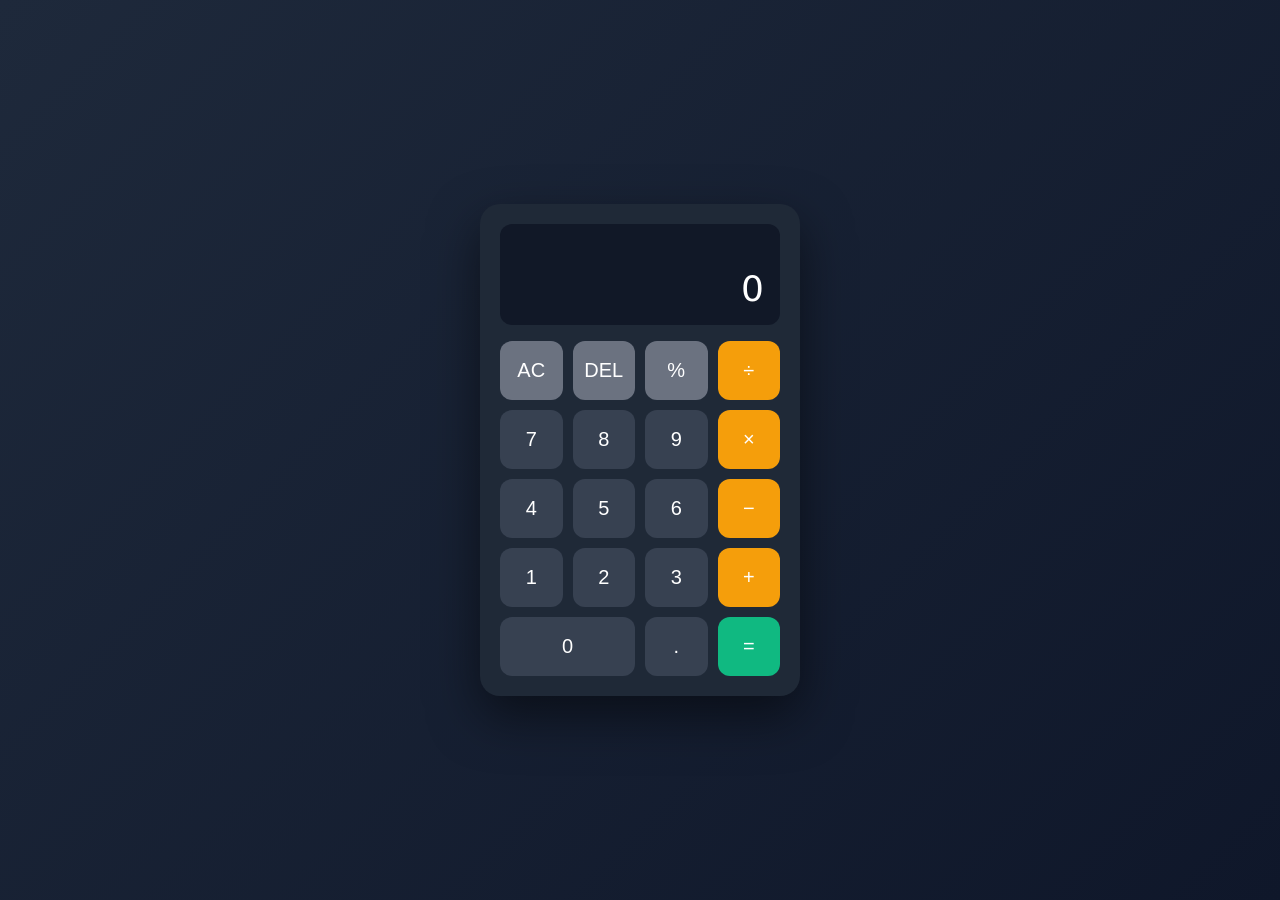
<file: index.html>
<!DOCTYPE html>
<html lang="en">
<head>
  <meta charset="UTF-8">
  <meta name="viewport" content="width=device-width, initial-scale=1.0">
  <title>Simple Calculator</title>
  <link rel="stylesheet" href="style.css">
</head>
<body>
  <main class="calculator">
    <div class="display">
      <div id="history" class="history"></div>
      <div id="current" class="current">0</div>
    </div>
    <div class="keys">
      <button class="key fn" data-action="clear">AC</button>
      <button class="key fn" data-action="delete">DEL</button>
      <button class="key fn" data-action="percent">%</button>
      <button class="key op" data-action="operator" data-value="/">÷</button>

      <button class="key" data-action="number" data-value="7">7</button>
      <button class="key" data-action="number" data-value="8">8</button>
      <button class="key" data-action="number" data-value="9">9</button>
      <button class="key op" data-action="operator" data-value="*">×</button>

      <button class="key" data-action="number" data-value="4">4</button>
      <button class="key" data-action="number" data-value="5">5</button>
      <button class="key" data-action="number" data-value="6">6</button>
      <button class="key op" data-action="operator" data-value="-">−</button>

      <button class="key" data-action="number" data-value="1">1</button>
      <button class="key" data-action="number" data-value="2">2</button>
      <button class="key" data-action="number" data-value="3">3</button>
      <button class="key op" data-action="operator" data-value="+">+</button>

      <button class="key zero" data-action="number" data-value="0">0</button>
      <button class="key" data-action="decimal">.</button>
      <button class="key eq" data-action="equals">=</button>
    </div>
  </main>
  <script src="script.js"></script>
</body>
</html>
</file>
<file: style.css>
* { box-sizing: border-box; margin: 0; padding: 0; }

body {
  min-height: 100vh;
  display: flex;
  align-items: center;
  justify-content: center;
  background: linear-gradient(135deg, #1e293b, #0f172a);
  font-family: system-ui, -apple-system, "Segoe UI", Roboto, sans-serif;
}

.calculator {
  width: 320px;
  padding: 20px;
  background: #1f2937;
  border-radius: 20px;
  box-shadow: 0 20px 50px rgba(0, 0, 0, 0.5);
}

.display {
  background: #111827;
  border-radius: 12px;
  padding: 16px;
  margin-bottom: 16px;
  text-align: right;
  min-height: 90px;
  overflow: hidden;
}

.history { color: #9ca3af; font-size: 14px; min-height: 20px; }
.current { color: #fff; font-size: 36px; margin-top: 8px; word-wrap: break-word; }

.keys {
  display: grid;
  grid-template-columns: repeat(4, 1fr);
  gap: 10px;
}

.key {
  padding: 18px 0;
  font-size: 20px;
  border: none;
  border-radius: 12px;
  background: #374151;
  color: #fff;
  cursor: pointer;
  transition: transform 0.08s, filter 0.15s;
}
.key:hover { filter: brightness(1.2); }
.key:active { transform: scale(0.95); }

.key.fn { background: #6b7280; }
.key.op { background: #f59e0b; }
.key.eq { background: #10b981; }
.key.zero { grid-column: span 2; }
</file>
